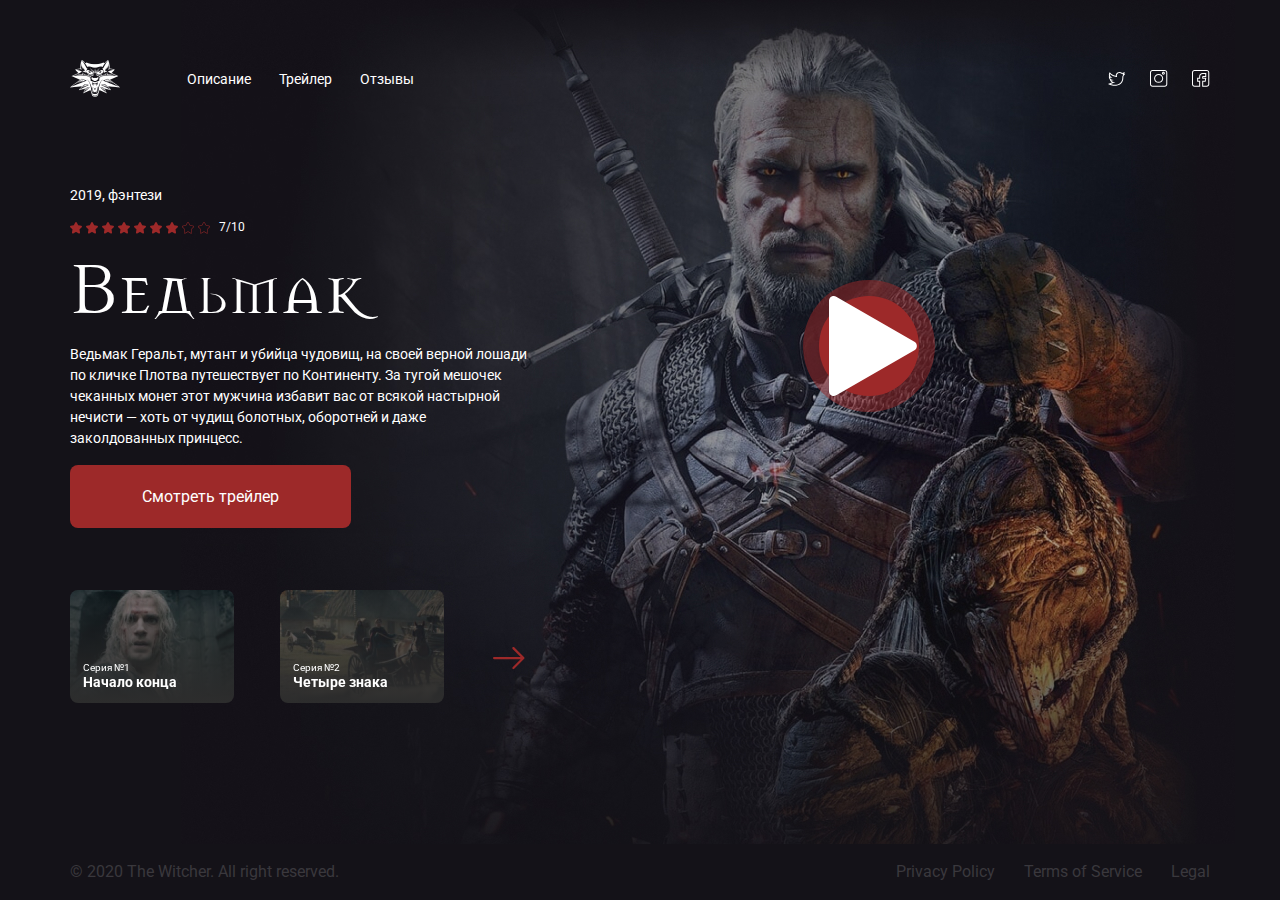
<file: index.html>
<!DOCTYPE html>
<html lang="en">
<head>
    <link rel="stylesheet" href="css/animate.css">
    <meta charset="UTF-8">
    <meta name="viewport" content="width=device-width, initial-scale=1.0">
    <meta http-equiv="X-UA-Compatible" content="ie=edge">
    <title>Ведьмак-официальный сайт</title>
    <link href="https://fonts.googleapis.com/css?family=Roboto:400,700&display=swap&subset=cyrillic" rel="stylesheet">
    <link rel="stylesheet" href="css/reset.css">
    <link rel="stylesheet" href="css/style.css">
    <link rel="stylesheet" href="css/swiper.min.css">
    <link rel="stylesheet" href="css/jquery.fancybox.min.css">
    
    
</head>
<body>
    <header>
        <div class="container">
            <div class="header">
                <img src="img/logo.png" alt="логотип Ведьмак" class="logo">
                <nav class="menu-list">
                    <a href="#" class="menu-link">Описание</a>
                    <a href="#" class="menu-link">Трейлер</a>
                    <a href="#" class="menu-link">Отзывы</a>
                </nav>
                <div class="social">
                    <a href="#" class="social-link"><img src="img/social/twitter.svg" alt="Твиттер"></a>
                    <a href="#" class="social-link"><img src="img/social/instagram.svg" alt="Инстаграм"></a>
                    <a href="#" class="social-link"><img src="img/social/facebook.svg" alt="Фейсбук"></a>
                </div>
                <!-- /.social -->


            </div>
                <!--/.header-->
                <div class="menu-button"></div>

        </div>
        <!--/.container-->
        
    </header>
    <main>
        <div class="container">
            <div class="main-content">
                <div class="content">
                    <span class="ganre">2019, фэнтези</span>
                    <div class="rating animated fadeInRight">
                        <div class="rating-stars">
                            <img src="img/star.svg" alt="Оценка" class="star">
                            <img src="img/star.svg" alt="Оценка" class="star">
                            <img src="img/star.svg" alt="Оценка" class="star">
                            <img src="img/star.svg" alt="Оценка" class="star">
                            <img src="img/star.svg" alt="Оценка" class="star">
                            <img src="img/star.svg" alt="Оценка" class="star">
                            <img src="img/star.svg" alt="Оценка" class="star">
                            <img src="img/star-o.svg" alt="Оценка" class="star">
                            <img src="img/star-o.svg" alt="Оценка" class="star">
                        </div>
                        <div class="rating-number">7/10</div>
                        
                    </div>
                    <h1 class="main-title animated fadeInRight">Ведьмак</h1>
                    <p class="main-description animated fadeInRight">Ведьмак Геральт, мутант и убийца чудовищ, на своей верной лошади по кличке 
                        Плотва путешествует по Континенту. За тугой мешочек чеканных монет этот мужчина избавит вас от
                         всякой настырной нечисти — хоть от чудищ болотных, оборотней и даже заколдованных принцесс. 
                    </p>
                    <a data-fancybox href="https://youtu.be/GauLSpDzO1M" class="button animated infinite bounce delay-2s">Смотреть трейлер</a>
                    <!-- <h1 class="animated infinite bounce delay-2s">Example</h1> -->
                </div>
                
                <!-- /.content -->
                <a data-fancybox href="https://youtu.be/GauLSpDzO1M"class="play ">
                    <img src="img/play.svg" alt="play" class="play-img">
                </a>
                <!-- /.play -->
            </div>
            <!-- /.main-content -->

            
            <div class="series">
            <!-- Slider main container -->
                <div class="swiper-container">
                    <!-- Additional required wrapper -->
                    <div class="swiper-wrapper">
                        <!-- Slides -->
                        <div class="swiper-slide"><div class="card series-1">
                            <span class="card-subtitle">Серия №1</span>
                            <h2 class="card-title">Начало конца</h2>
                        </div></div>
                        <div class="swiper-slide"><div class="card series-2">
                            <span class="card-subtitle">Серия №2</span>
                            <h2 class="card-title">Четыре знака</h2>
                        </div></div>
                        <div class="swiper-slide"><div class="card series-2">
                            <span class="card-subtitle">Серия №3</span>
                            <h2 class="card-title">Название серии</h2>
                        </div>
                        </div>
                    </div>
                    <!-- If we need navigation buttons -->
                    
                </div>
            <button class="arrow"> </div>
            </div>
            <!-- /.series -->
            
        </div>
        <!-- /.container -->

    </main>
    <footer class="footer">
        <div class="container">
            <div class="footer-content">
                <div class="left">
                    <div span class="copyright">© 2020 The Witcher. All right reserved.</div>
                </div>
                <!--/.left -->
                <div class="right">
                    <nav class="footer-menu">
                        <a href="#" class="footer-link">Privacy Policy</a>
                        <a href="#" class="footer-link">Terms of Service</a>
                        <a href="#" class="footer-link">Legal</a>
                    </nav>
                </div>
                <!--/.right-->    
            </div>
        </div>
        <!-- /.container -->

    </footer>
    <script src="https://cdn.jsdelivr.net/npm/jquery@3.4.1/dist/jquery.min.js"></script>
    <script src="js/swiper.min.js"></script>
    <script src="js/main.js"></script>
    <script src="js/jquery.fancybox.min.js"></script>
    
</body>
</html>
</file>
<file: css/style.css>
*,*:before, *:after{
    box-sizing:border-box
}

@font-face {
    font-family: 'MasonChronicles';
    src: url('fonts/MasonChronicles.woff') format('woff');
    src: url('fonts/Mason_Chronicles.woff2') format('woff2');
    font-weight: normal;
    font-style: normal;
  }
 
body{
    background-color: #141218;
    font-family: 'Roboto', sans-serif;
    color: #FFFFFF;
    background-image:url(../img/background.jpg);
    background-repeat:no-repeat;
    justify-content: space-between;
    background-position:top right 20%;

}
.container{
   max-width: 1140px; 
   width: 95%;
   margin: auto
}
.header{
    display: flex;
    align-items: center;
    justify-content: space-between;
    padding-top: 60px;
    margin-bottom: 90px;
}
.menu-list{
    margin-right: auto;
    margin-left: 67px;
}
.menu-link{
font-size: 14px;
line-height: 16px; 
text-decoration: none;
margin-right: 24px;
color: #FFFFFF;
}
.social-link{
    margin-left: 20px;
    text-decoration: none;
}
.ganre{
font-size: 14px;
line-height: 16px;
margin-bottom: 16px;
display: block;
animation-delay: 0.1s;
}
.rating{
    display: flex;
    align-items: center;
    margin-bottom: 10px;
    animation-delay: 0.3s;
}
.rating-number{
    font-size: 12px;
    line-height: 14px;
    margin-left: 9px;
}
.main-title{
    font-family: 'MasonChronicles', serif ;
    font-size: 76px;
    line-height: 89px;
    margin-bottom: 10px;
    animation-delay: 0.5s;
} 
.main-description{
    font-size: 14px;
    line-height: 150%;
    max-width: 458px;
    margin-bottom: 40px;
    animation-delay: 0.7s;
}
.main-content{
    display: flex;
    align-items: center;
    margin-bottom: 85px;
}
.button{
    color: #fff;
    border: none;
    background-color: #9D2929;
    border-radius: 8px;
    padding-top: 22px;
    padding-bottom: 22px;
    padding-left: 72px;
    padding-right: 72px;
    text-decoration: none;
    display: inline;
    animation-delay: 0.9s;
}
.play{
    background: #9D2929;
    width: 100px;
    height: 100px;
    border-radius: 50%;
    border: none;
    position: relative;
    margin: auto;
    display: flex;
    justify-content: center;
}
.play:before{
    content: '';
    width: 132px;
    height: 132px;
    background: #9D2929;
    opacity: 0.5;
    position: absolute;
    border-radius: 50%;
    top: -16px;
    left: -16px;
    animation: pulse 0.5s ease-in-out 0.5s infinite;
}
.play-img{
    position: relative;
    transform: translateX(5px);
}
/* slider */
.card{
    width: 164px;
    width: 164px;
    height: 113px;
    
    border-radius: 8px;
    display: flex;
    flex-direction: column;
    justify-content: flex-end;
    padding: 13px;
    margin-right: 30px;
}
.card-subtitle{
    font-size: 10px;
    line-height: 12px;
}
.card-title{
    font-weight: bold;
    font-size: 14px;
    line-height: 16px
}
.series{
    display: flex;
    align-items: center;
    margin-bottom: 60px;
    position: relative;
    max-width: 420px;
}
.series-1{
    background-image:linear-gradient(180deg, rgba(20, 18, 24, 0.5) 0%, #2D2D2D 100%), url(../img/series/series1.png);
    background-repeat: no-repeat;
    background-size: cover;
    background-position: center center;
    
}
.series-2{
    background-image:linear-gradient(180deg, rgba(20, 18, 24, 0.5) 0%, #2D2D2D 100%), url(../img/series/series2.png );
    background-repeat: no-repeat;
    background-size: cover;
    background-position: center center;
}
.arrow{
  width: 32px;
  height: 23px;
  border: none;
  background-image: url(../img/arrow.svg);
  background-repeat: no-repeat;
  background-position: center center;
  background-color: transparent;
    position: absolute;
    top: 50%;
    right:-35px;
}
.swiper-container{
    max-width: 450px;
    margin-left: 0 ;
}
/* footer */

.footer{
    background-color: #141218;
    padding: 20px 0;
    position: fixed;
    width: 100%;
    bottom: 0;
    margin-top: auto;
}

.footer-content{
    display:flex;
    align-items: center;
    justify-content: space-between;
}
.footer-link{
   text-decoration: none; 
   color:#3a383d;
   margin-left: 25px;
}
.copyright{
    color:#3a383d;
}
.menu-button{
    display: none;
}
/* responsive*/
@media (max-width: 760px){
   .play{
       display: none;
   }
   .footer-content{
       flex-direction: column;
       align-items: flex-start;
   }
   .copyright{
       display: block;
       margin-bottom: 8px;
   }
   .footer-link:first-child{
       margin-left: 0;
   }
}
@media(max-width: 540px){
    .menu-button{
        display: block;
        width: 30px;
        height: 2px;
        position: absolute;
        right: 35px;
        top: 40px;
        background-color: #fff;
        border:none
    }
    .menu-button:before{
        content: '';
        display: block;
        position: absolute;
        top: 0px;
        left: 0px;
        width: 30px;
        height: 2px;
        background-color: #fff;
        margin-top: -7px;
        transition: transform 1s;
    }
    .menu-button:after{
        content: '';
        display: block;
        position: absolute;
        top: 0px;
        left: 0px;
        width: 30px;
        height: 2px;
        background-color: #fff;
        margin-top: 7px;
        transition: transform 1s;
    }
    .menu-button-active{
        height: 0;
    }
    .menu-button-active:before{
        transform: rotate(45deg);
        margin-top: 0;
    }
    .menu-button-active:after{
        transform: rotate(-45deg);
        margin-top: 0;
    }
    .header{
        display: none;
        flex-direction: column;
        position: absolute;
        right:0px;
        top: 0px;
        background-color: #9d2929;
        width: 250px;
        padding-bottom: 40px;
    }
    .header-active{
        display:flex !important;
        display: block;
    }
    .logo{
        margin-bottom: 25 px;
    }
    .menu-list{
        margin: auto;
        order: 2;
        display: flex;
        flex-direction: column;
        align-items: center;
        margin-top: 22px;
        }
    .menu-link{
        margin-right: 0;
        margin-bottom: 17px;
    }
    .social{
        order: 1;
        margin-bottom: 22px;
    }
    .social-link:first-child{
        margin-left: 0;
    }
    .swiper-container{
        width: 80%;
    }
    .main-content{
        margin-top: 196px;
    }
    .main-title{
        font-size: 56px;
    }
    .series{
        max-width: 80%;
    }
    
}
</file>
